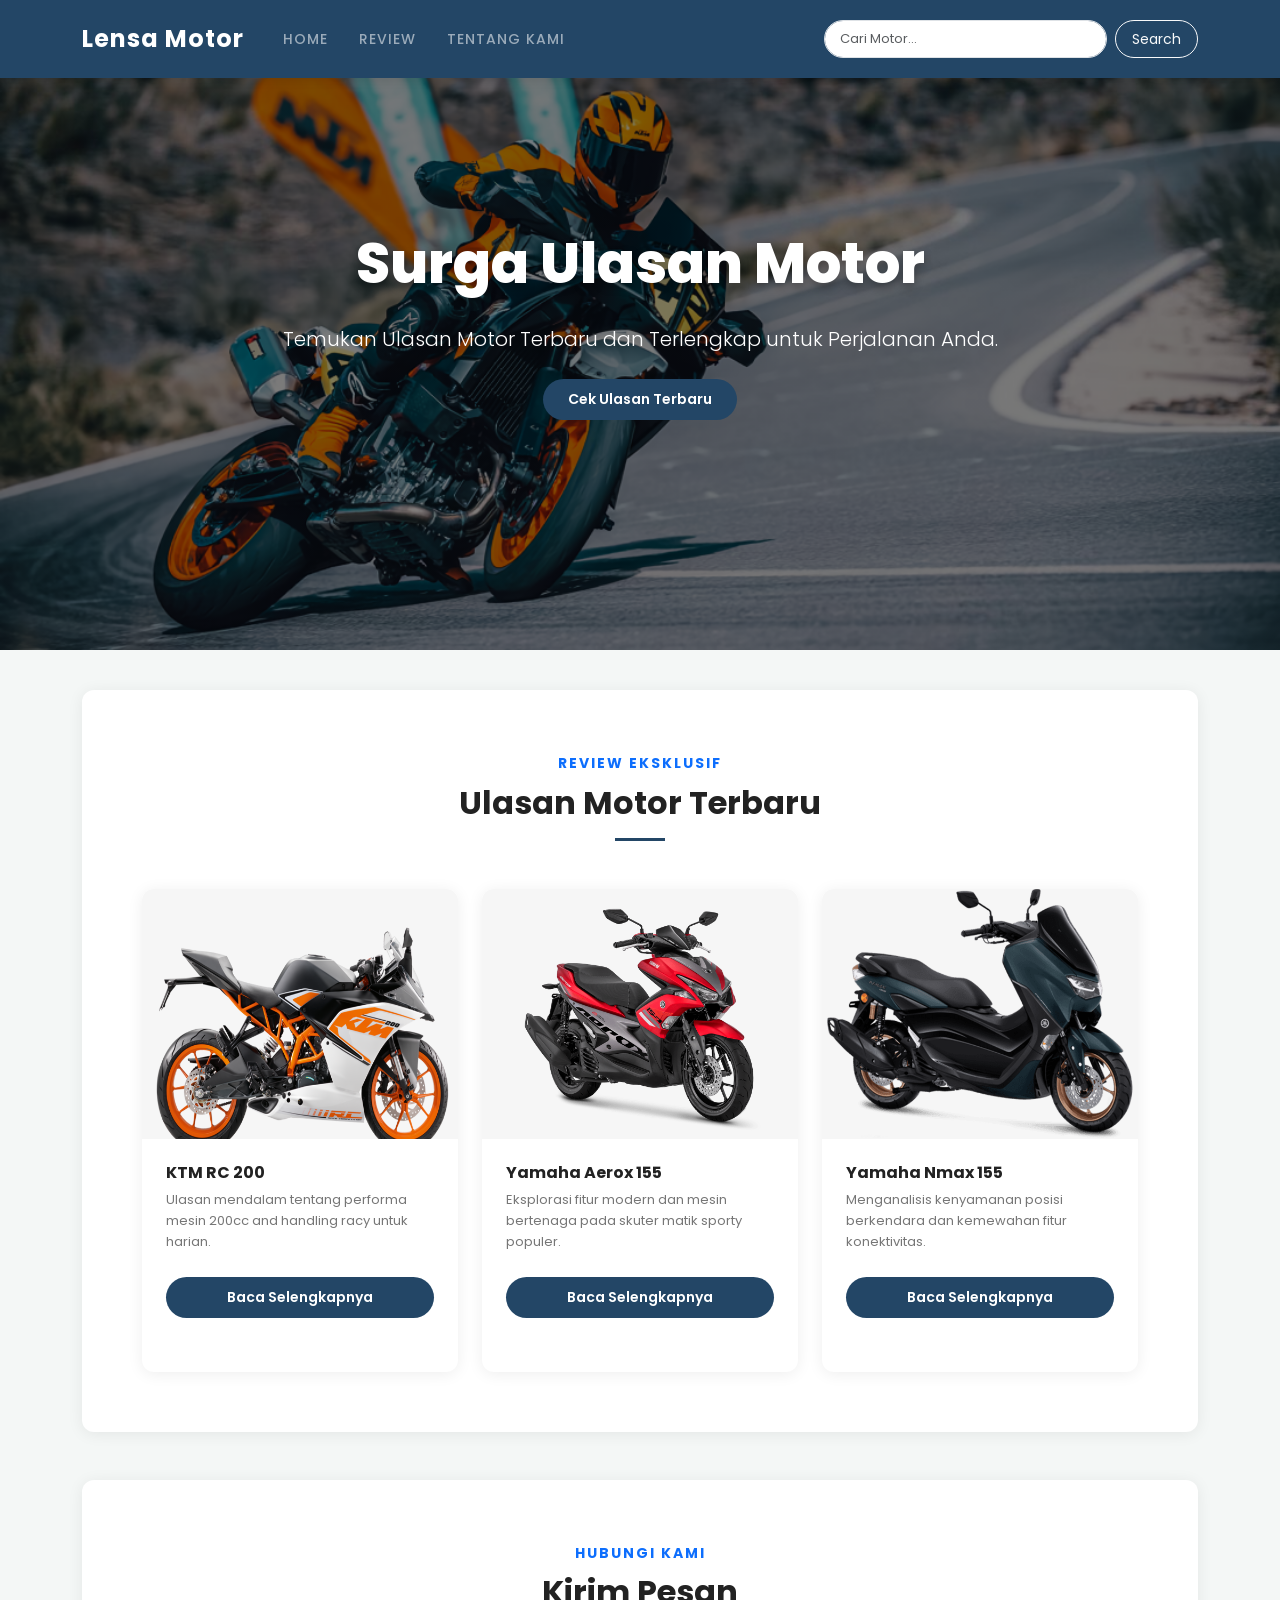
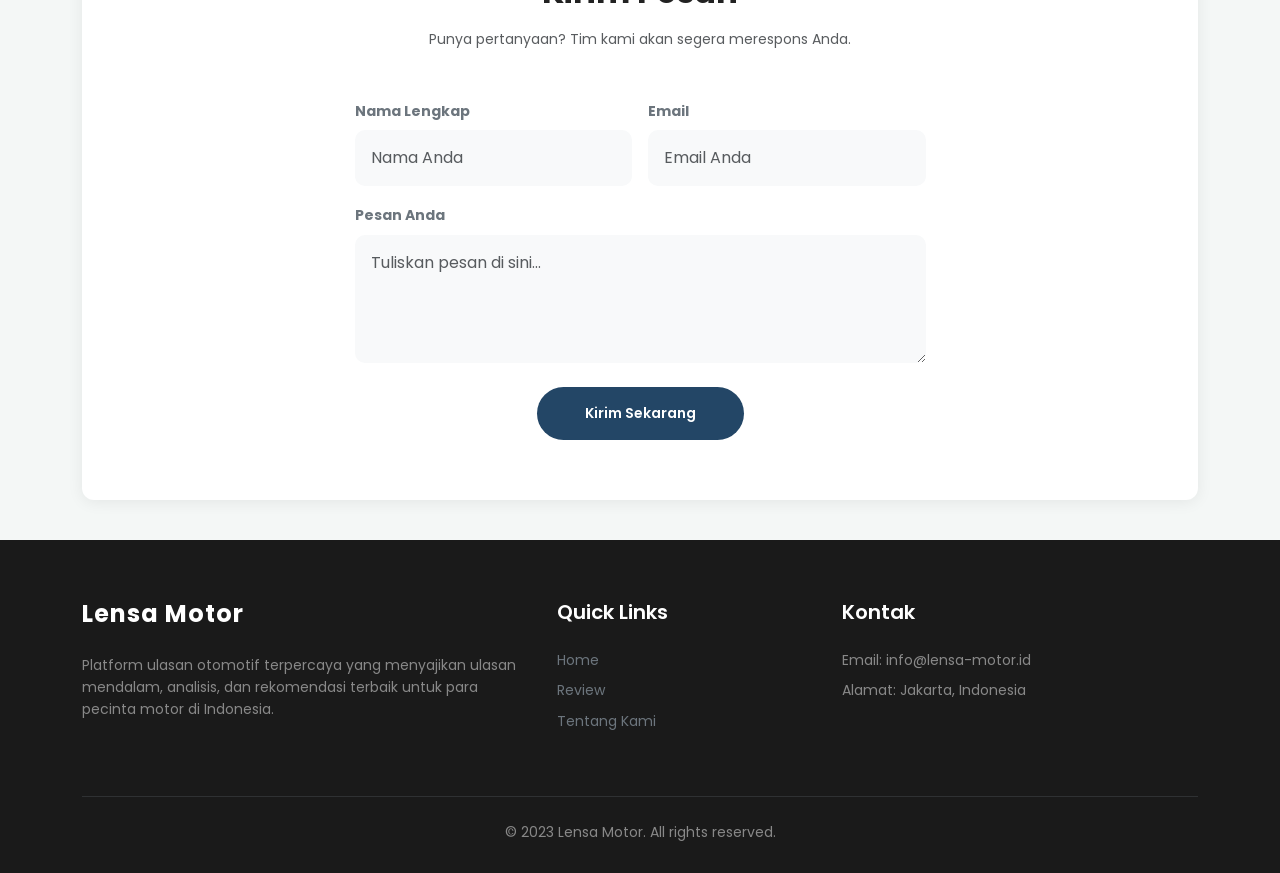
<file: Home.html>
<!DOCTYPE html>
<html lang="en">

<head>
  <meta charset="utf-8">
  <meta name="viewport" content="width=device-width, initial-scale=1">
  <title>Lensa Motor | Surga Ulasan Motor</title>
  <link rel="stylesheet" href="https://cdn.jsdelivr.net/npm/bootstrap@5.3.0/dist/css/bootstrap.min.css">
  <link rel="stylesheet" href="styles.css">
</head>

<body>
  <!-- Navigation -->
  <nav class="navbar navbar-expand-lg navbar-dark fixed-top">
    <div class="container">
      <a class="navbar-brand" href="Home.html">Lensa Motor</a>
      <button class="navbar-toggler" type="button" data-bs-toggle="collapse" data-bs-target="#navbarNav">
        <span class="navbar-toggler-icon"></span>
      </button>     
      
      <div class="collapse navbar-collapse" id="navbarNav">
        <ul class="navbar-nav me-auto mb-2 mb-lg-0">
          <li class="nav-item"><a class="nav-link" href="Home.html">Home</a></li>
          <li class="nav-item"><a class="nav-link" href="Product.html">Review</a></li>
          <li class="nav-item"><a class="nav-link" href="tentang kami.html">Tentang Kami</a></li>
        </ul>
        <div class="d-flex align-items-center">
            <form class="d-flex" id="searchForm">
              <input class="form-control me-2" type="search" placeholder="Cari Motor..." aria-label="Search" style="border-radius: 20px; font-size: 13px; padding: 8px 15px;">
              <button class="btn btn-outline-light btn-sm px-3" type="submit" style="border-radius: 20px;">Search</button>
            </form>
        </div>
      </div>        
    </div>
  </nav>

  <!-- Hero Section -->
  <section id="home" class="hero-section">
    <div class="container">
      <div class="row justify-content-center">
        <div class="col-md-10 hero-content">
          <h1 class="display-4">Surga Ulasan Motor</h1>
          <p class="lead mb-4">Temukan Ulasan Motor Terbaru dan Terlengkap untuk Perjalanan Anda.</p>
          <a href="#reviews" class="btn btn-custom btn-lg">Cek Ulasan Terbaru</a>
        </div>
      </div>
    </div>
  </section>

  <!-- Content Area -->
  <div class="container" style="position: relative; z-index: 100;">
    
    <!-- Reviews Section -->
    <div class="box-container mb-5">
      <section id="reviews">
        <div class="text-center mb-5">
            <span class="text-primary fw-bold text-uppercase small" style="letter-spacing: 2px;">Review Eksklusif</span>
            <h2 class="fw-bold mt-2">Ulasan Motor Terbaru</h2>
            <div class="mx-auto mt-3" style="width: 50px; height: 3px; background: var(--primary-color);"></div>
        </div>

        <div class="row g-4">
          <!-- Motor 1 -->
          <div class="col-md-4">
            <div class="motor-card h-100">
              <div class="img-wrap">
                <img src="asset/motor1.png" alt="KTM RC 200">
              </div>
              <div class="card-content p-4">
                <h5 class="motor-name fw-bold mb-2"><a href="motor1.html">KTM RC 200</a></h5>
                <p class="motor-desc small mb-4">Ulasan mendalam tentang performa mesin 200cc and handling racy untuk harian.</p>
                <a href="motor1.html" class="btn btn-custom btn-sm w-100">Baca Selengkapnya</a>
              </div>
            </div>
          </div>
          <!-- Motor 2 -->
          <div class="col-md-4">
            <div class="motor-card h-100">
              <div class="img-wrap">
                <img src="asset/motor2.png" alt="Yamaha Aerox 155">
              </div>
              <div class="card-content p-4">
                <h5 class="motor-name fw-bold mb-2"><a href="motor2.html">Yamaha Aerox 155</a></h5>
                <p class="motor-desc small mb-4">Eksplorasi fitur modern dan mesin bertenaga pada skuter matik sporty populer.</p>
                <a href="motor2.html" class="btn btn-custom btn-sm w-100">Baca Selengkapnya</a>
              </div>
            </div>
          </div>
          <!-- Motor 3 -->
          <div class="col-md-4">
            <div class="motor-card h-100">
              <div class="img-wrap">
                <img src="asset/motor3.png" alt="Yamaha Nmax 155">
              </div>
              <div class="card-content p-4">
                <h5 class="motor-name fw-bold mb-2"><a href="motor3.html">Yamaha Nmax 155</a></h5>
                <p class="motor-desc small mb-4">Menganalisis kenyamanan posisi berkendara dan kemewahan fitur konektivitas.</p>
                <a href="motor3.html" class="btn btn-custom btn-sm w-100">Baca Selengkapnya</a>
              </div>
            </div>
          </div>
        </div>
      </section>
    </div>

    <!-- Contact Section -->
    <div class="box-container">
      <section id="contact">
        <div class="row justify-content-center">
          <div class="col-md-7">
            <div class="text-center mb-5">
                <span class="text-primary fw-bold text-uppercase small" style="letter-spacing: 2px;">Hubungi Kami</span>
                <h2 class="fw-bold mt-2">Kirim Pesan</h2>
                <p class="text-muted small mt-3">Punya pertanyaan? Tim kami akan segera merespons Anda.</p>
            </div>
            
            <form class="row g-3">
              <div class="col-md-6">
                <label class="form-label small fw-bold text-secondary">Nama Lengkap</label>
                <input type="text" class="form-control bg-light border-0 py-3 px-3" placeholder="Nama Anda" style="border-radius: 10px;">
              </div>
              <div class="col-md-6">
                <label class="form-label small fw-bold text-secondary">Email</label>
                <input type="email" class="form-control bg-light border-0 py-3 px-3" placeholder="Email Anda" style="border-radius: 10px;">
              </div>
              <div class="col-12">
                <label class="form-label small fw-bold text-secondary">Pesan Anda</label>
                <textarea class="form-control bg-light border-0 py-3 px-3" rows="4" placeholder="Tuliskan pesan di sini..." style="border-radius: 10px;"></textarea>
              </div>
              <div class="col-12 text-center mt-4">
                <button type="submit" class="btn btn-custom px-5 py-3">Kirim Sekarang</button>
              </div>
            </form>
          </div>
        </div>
      </section>
    </div>

  </div>

  <!-- Footer -->
  <footer>
    <div class="container">
      <div class="row">
        <div class="col-md-5 mb-4">
          <h5 class="navbar-brand text-white">Lensa Motor</h5>
          <p class="small">Platform ulasan otomotif terpercaya yang menyajikan ulasan mendalam, analisis, dan rekomendasi terbaik untuk para pecinta motor di Indonesia.</p>
        </div>
        <div class="col-md-3 mb-4">
          <h5>Quick Links</h5>
          <ul class="list-unstyled small">
            <li class="mb-2"><a href="Home.html" class="text-secondary text-decoration-none">Home</a></li>
            <li class="mb-2"><a href="Product.html" class="text-secondary text-decoration-none">Review</a></li>
            <li class="mb-2"><a href="tentang kami.html" class="text-secondary text-decoration-none">Tentang Kami</a></li>
          </ul>
        </div>
        <div class="col-md-4 mb-4">
          <h5>Kontak</h5>
          <p class="small mb-2">Email: info@lensa-motor.id</p>
          <p class="small mb-2">Alamat: Jakarta, Indonesia</p>
        </div>
      </div>
      <hr class="border-secondary mt-4 mb-4">
      <p class="text-center small mb-0">&copy; 2023 Lensa Motor. All rights reserved.</p>
    </div>
  </footer>

  <script src="https://cdn.jsdelivr.net/npm/bootstrap@5.3.0/dist/js/bootstrap.bundle.min.js"></script>
</body>

</html>
</file>
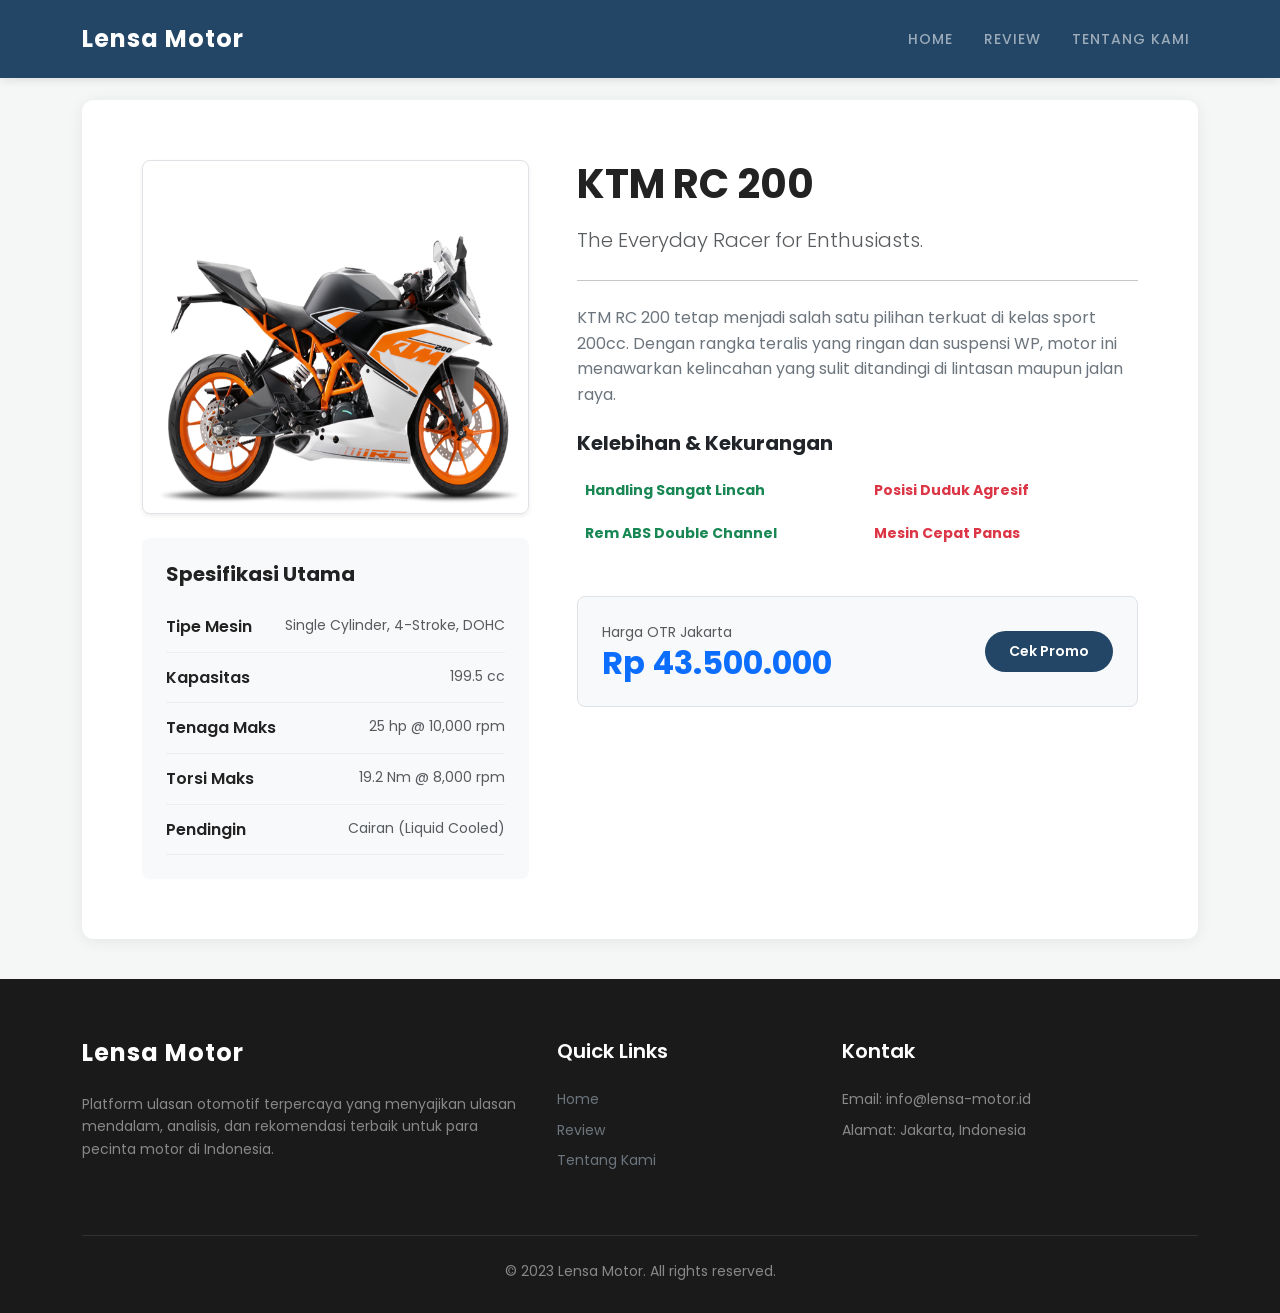
<file: motor1.html>
<!DOCTYPE html>
<html lang="en">
<head>
  <meta charset="UTF-8">
  <meta name="viewport" content="width=device-width, initial-scale=1.0">
  <title>Review KTM RC 200 | Lensa Motor</title>
  <link rel="stylesheet" href="https://cdn.jsdelivr.net/npm/bootstrap@5.3.0/dist/css/bootstrap.min.css">
  <link rel="stylesheet" href="styles.css">
</head>
<body>
  <nav class="navbar navbar-expand-lg navbar-dark fixed-top">
    <div class="container">
      <a class="navbar-brand" href="Home.html">Lensa Motor</a>
      <button class="navbar-toggler" type="button" data-bs-toggle="collapse" data-bs-target="#navbarNav"><span class="navbar-toggler-icon"></span></button>
      <div class="collapse navbar-collapse" id="navbarNav">
        <ul class="navbar-nav ms-auto align-items-center">
          <li class="nav-item"><a class="nav-link" href="Home.html">Home</a></li>
          <li class="nav-item"><a class="nav-link" href="Product.html">Review</a></li>
          <li class="nav-item"><a class="nav-link" href="tentang kami.html">Tentang Kami</a></li>
        </ul>
      </div>
    </div>
  </nav>

  <div class="container" style="margin-top: 100px;">
    <div class="box-container">
      <div class="row g-5">
        <div class="col-lg-5">
            <div class="p-2 border rounded-3 shadow-sm mb-4">
                <img src="asset/motor1.png" alt="KTM RC 200" class="img-fluid rounded">
            </div>
            <div class="bg-light p-4 rounded-3">
                <h5 class="fw-bold mb-3">Spesifikasi Utama</h5>
                <ul class="spec-list mb-0">
                    <li><span class="spec-label">Tipe Mesin</span> <span class="small text-muted">Single Cylinder, 4-Stroke, DOHC</span></li>
                    <li><span class="spec-label">Kapasitas</span> <span class="small text-muted">199.5 cc</span></li>
                    <li><span class="spec-label">Tenaga Maks</span> <span class="small text-muted">25 hp @ 10,000 rpm</span></li>
                    <li><span class="spec-label">Torsi Maks</span> <span class="small text-muted">19.2 Nm @ 8,000 rpm</span></li>
                    <li><span class="spec-label">Pendingin</span> <span class="small text-muted">Cairan (Liquid Cooled)</span></li>
                </ul>
            </div>
        </div>
        <div class="col-lg-7">
            <h1 class="fw-bold mb-3">KTM RC 200</h1>
            <p class="text-muted lead">The Everyday Racer for Enthusiasts.</p>
            <hr class="my-4">
            <div class="review-content text-secondary">
                <p>KTM RC 200 tetap menjadi salah satu pilihan terkuat di kelas sport 200cc. Dengan rangka teralis yang ringan dan suspensi WP, motor ini menawarkan kelincahan yang sulit ditandingi di lintasan maupun jalan raya.</p>
                <h5 class="text-dark fw-bold mt-4">Kelebihan & Kekurangan</h5>
                <div class="row g-3 mt-2">
                    <div class="col-6"><p class="small text-success fw-bold mb-1"><i class="fas fa-check me-2"></i>Handling Sangat Lincah</p></div>
                    <div class="col-6"><p class="small text-danger fw-bold mb-1"><i class="fas fa-times me-2"></i>Posisi Duduk Agresif</p></div>
                    <div class="col-6"><p class="small text-success fw-bold mb-1"><i class="fas fa-check me-2"></i>Rem ABS Double Channel</p></div>
                    <div class="col-6"><p class="small text-danger fw-bold mb-1"><i class="fas fa-times me-2"></i>Mesin Cepat Panas</p></div>
                </div>
                <div class="mt-5 p-4 border rounded-3 bg-light d-flex justify-content-between align-items-center">
                    <div><p class="small text-muted mb-0">Harga OTR Jakarta</p><h2 class="fw-bold text-primary mb-0">Rp 43.500.000</h2></div>
                    <a href="#" class="btn btn-custom px-4">Cek Promo</a>
                </div>
            </div>
        </div>
      </div>
    </div>
  </div>

  <footer>
    <div class="container">
      <div class="row">
        <div class="col-md-5 mb-4">
          <h5 class="navbar-brand text-white">Lensa Motor</h5>
          <p class="small">Platform ulasan otomotif terpercaya yang menyajikan ulasan mendalam, analisis, dan rekomendasi terbaik untuk para pecinta motor di Indonesia.</p>
        </div>
        <div class="col-md-3 mb-4">
          <h5>Quick Links</h5>
          <ul class="list-unstyled small">
            <li class="mb-2"><a href="Home.html" class="text-secondary text-decoration-none">Home</a></li>
            <li class="mb-2"><a href="Product.html" class="text-secondary text-decoration-none">Review</a></li>
            <li class="mb-2"><a href="tentang kami.html" class="text-secondary text-decoration-none">Tentang Kami</a></li>
          </ul>
        </div>
        <div class="col-md-4 mb-4">
          <h5>Kontak</h5>
          <p class="small mb-2">Email: info@lensa-motor.id</p>
          <p class="small mb-2">Alamat: Jakarta, Indonesia</p>
        </div>
      </div>
      <hr class="border-secondary mt-4 mb-4">
      <p class="text-center small mb-0">&copy; 2023 Lensa Motor. All rights reserved.</p>
    </div>
  </footer>
  <script src="https://cdn.jsdelivr.net/npm/bootstrap@5.3.0/dist/js/bootstrap.bundle.min.js"></script>
</body>
</html>
</file>
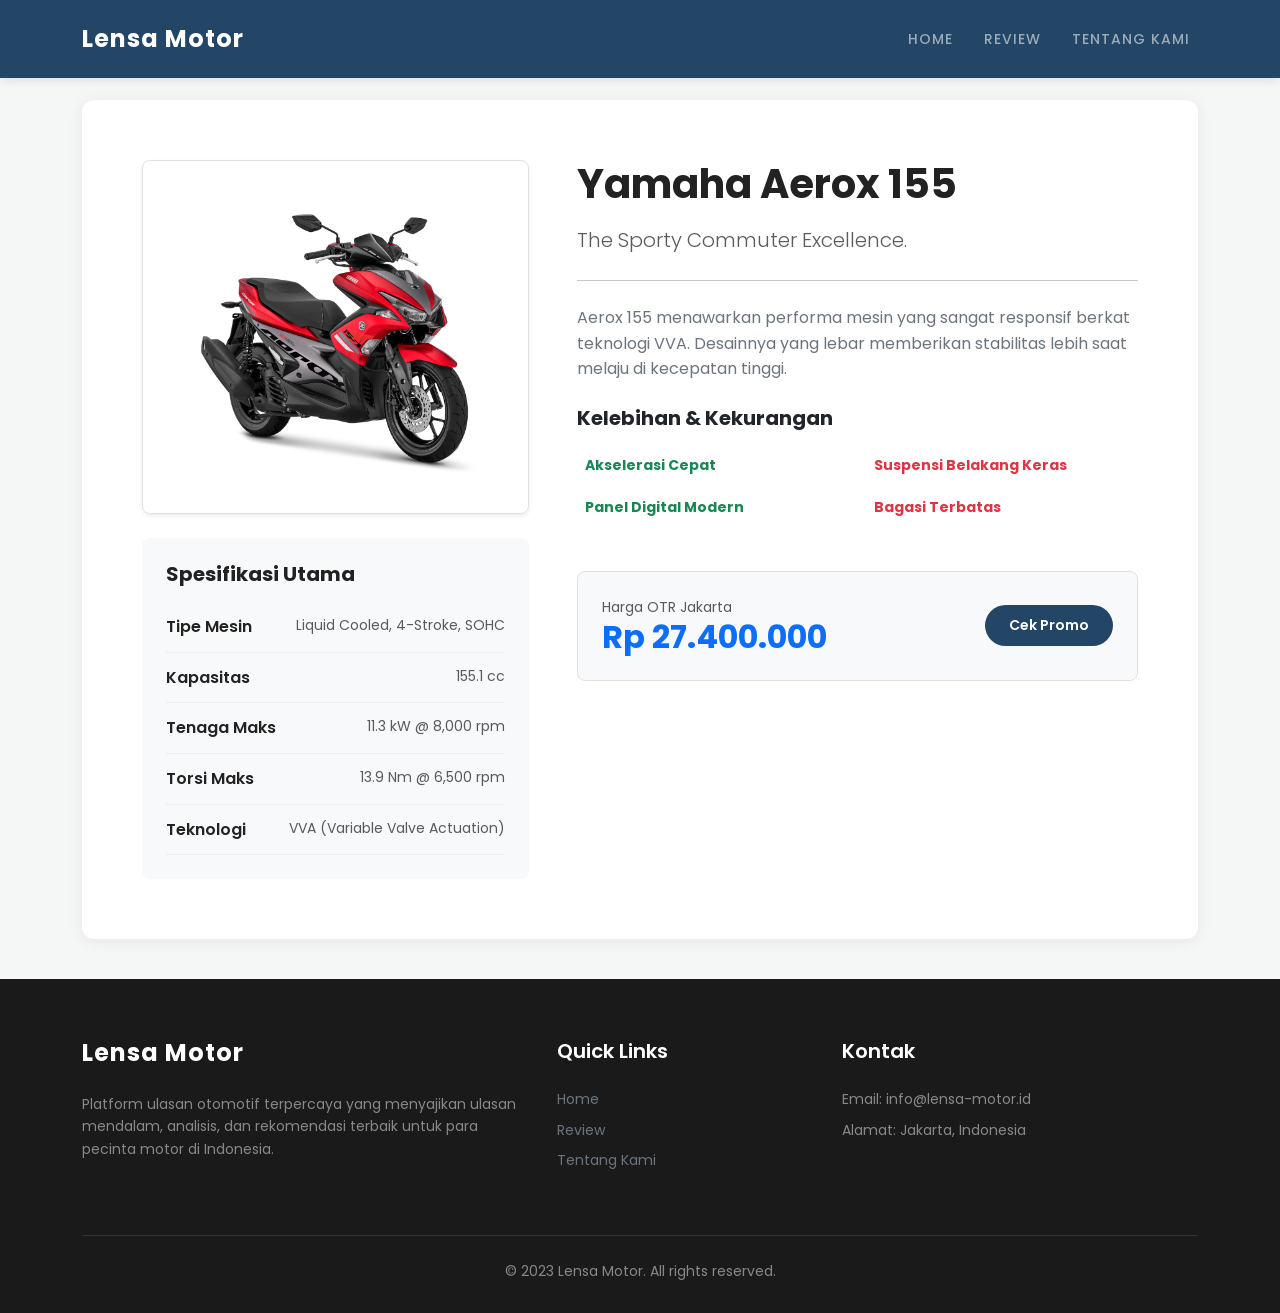
<file: motor2.html>
<!DOCTYPE html>
<html lang="en">
<head>
  <meta charset="UTF-8">
  <meta name="viewport" content="width=device-width, initial-scale=1.0">
  <title>Review Yamaha Aerox 155 | Lensa Motor</title>
  <link rel="stylesheet" href="https://cdn.jsdelivr.net/npm/bootstrap@5.3.0/dist/css/bootstrap.min.css">
  <link rel="stylesheet" href="styles.css">
</head>
<body>
  <nav class="navbar navbar-expand-lg navbar-dark fixed-top">
    <div class="container">
      <a class="navbar-brand" href="Home.html">Lensa Motor</a>
      <button class="navbar-toggler" type="button" data-bs-toggle="collapse" data-bs-target="#navbarNav"><span class="navbar-toggler-icon"></span></button>
      <div class="collapse navbar-collapse" id="navbarNav">
        <ul class="navbar-nav ms-auto align-items-center">
          <li class="nav-item"><a class="nav-link" href="Home.html">Home</a></li>
          <li class="nav-item"><a class="nav-link" href="Product.html">Review</a></li>
          <li class="nav-item"><a class="nav-link" href="tentang kami.html">Tentang Kami</a></li>
        </ul>
      </div>
    </div>
  </nav>

  <div class="container" style="margin-top: 100px;">
    <div class="box-container">
      <div class="row g-5">
        <div class="col-lg-5">
            <div class="p-2 border rounded-3 shadow-sm mb-4">
                <img src="asset/motor2.png" alt="Yamaha Aerox 155" class="img-fluid rounded">
            </div>
            <div class="bg-light p-4 rounded-3">
                <h5 class="fw-bold mb-3">Spesifikasi Utama</h5>
                <ul class="spec-list mb-0">
                    <li><span class="spec-label">Tipe Mesin</span> <span class="small text-muted">Liquid Cooled, 4-Stroke, SOHC</span></li>
                    <li><span class="spec-label">Kapasitas</span> <span class="small text-muted">155.1 cc</span></li>
                    <li><span class="spec-label">Tenaga Maks</span> <span class="small text-muted">11.3 kW @ 8,000 rpm</span></li>
                    <li><span class="spec-label">Torsi Maks</span> <span class="small text-muted">13.9 Nm @ 6,500 rpm</span></li>
                    <li><span class="spec-label">Teknologi</span> <span class="small text-muted">VVA (Variable Valve Actuation)</span></li>
                </ul>
            </div>
        </div>
        <div class="col-lg-7">
            <h1 class="fw-bold mb-3">Yamaha Aerox 155</h1>
            <p class="text-muted lead">The Sporty Commuter Excellence.</p>
            <hr class="my-4">
            <div class="review-content text-secondary">
                <p>Aerox 155 menawarkan performa mesin yang sangat responsif berkat teknologi VVA. Desainnya yang lebar memberikan stabilitas lebih saat melaju di kecepatan tinggi.</p>
                <h5 class="text-dark fw-bold mt-4">Kelebihan & Kekurangan</h5>
                <div class="row g-3 mt-2">
                    <div class="col-6"><p class="small text-success fw-bold mb-1"><i class="fas fa-check me-2"></i>Akselerasi Cepat</p></div>
                    <div class="col-6"><p class="small text-danger fw-bold mb-1"><i class="fas fa-times me-2"></i>Suspensi Belakang Keras</p></div>
                    <div class="col-6"><p class="small text-success fw-bold mb-1"><i class="fas fa-check me-2"></i>Panel Digital Modern</p></div>
                    <div class="col-6"><p class="small text-danger fw-bold mb-1"><i class="fas fa-times me-2"></i>Bagasi Terbatas</p></div>
                </div>
                <div class="mt-5 p-4 border rounded-3 bg-light d-flex justify-content-between align-items-center">
                    <div><p class="small text-muted mb-0">Harga OTR Jakarta</p><h2 class="fw-bold text-primary mb-0">Rp 27.400.000</h2></div>
                    <a href="#" class="btn btn-custom px-4">Cek Promo</a>
                </div>
            </div>
        </div>
      </div>
    </div>
  </div>

  <footer>
    <div class="container">
      <div class="row">
        <div class="col-md-5 mb-4">
          <h5 class="navbar-brand text-white">Lensa Motor</h5>
          <p class="small">Platform ulasan otomotif terpercaya yang menyajikan ulasan mendalam, analisis, dan rekomendasi terbaik untuk para pecinta motor di Indonesia.</p>
        </div>
        <div class="col-md-3 mb-4">
          <h5>Quick Links</h5>
          <ul class="list-unstyled small">
            <li class="mb-2"><a href="Home.html" class="text-secondary text-decoration-none">Home</a></li>
            <li class="mb-2"><a href="Product.html" class="text-secondary text-decoration-none">Review</a></li>
            <li class="mb-2"><a href="tentang kami.html" class="text-secondary text-decoration-none">Tentang Kami</a></li>
          </ul>
        </div>
        <div class="col-md-4 mb-4">
          <h5>Kontak</h5>
          <p class="small mb-2">Email: info@lensa-motor.id</p>
          <p class="small mb-2">Alamat: Jakarta, Indonesia</p>
        </div>
      </div>
      <hr class="border-secondary mt-4 mb-4">
      <p class="text-center small mb-0">&copy; 2023 Lensa Motor. All rights reserved.</p>
    </div>
  </footer>
  <script src="https://cdn.jsdelivr.net/npm/bootstrap@5.3.0/dist/js/bootstrap.bundle.min.js"></script>
</body>
</html>
</file>
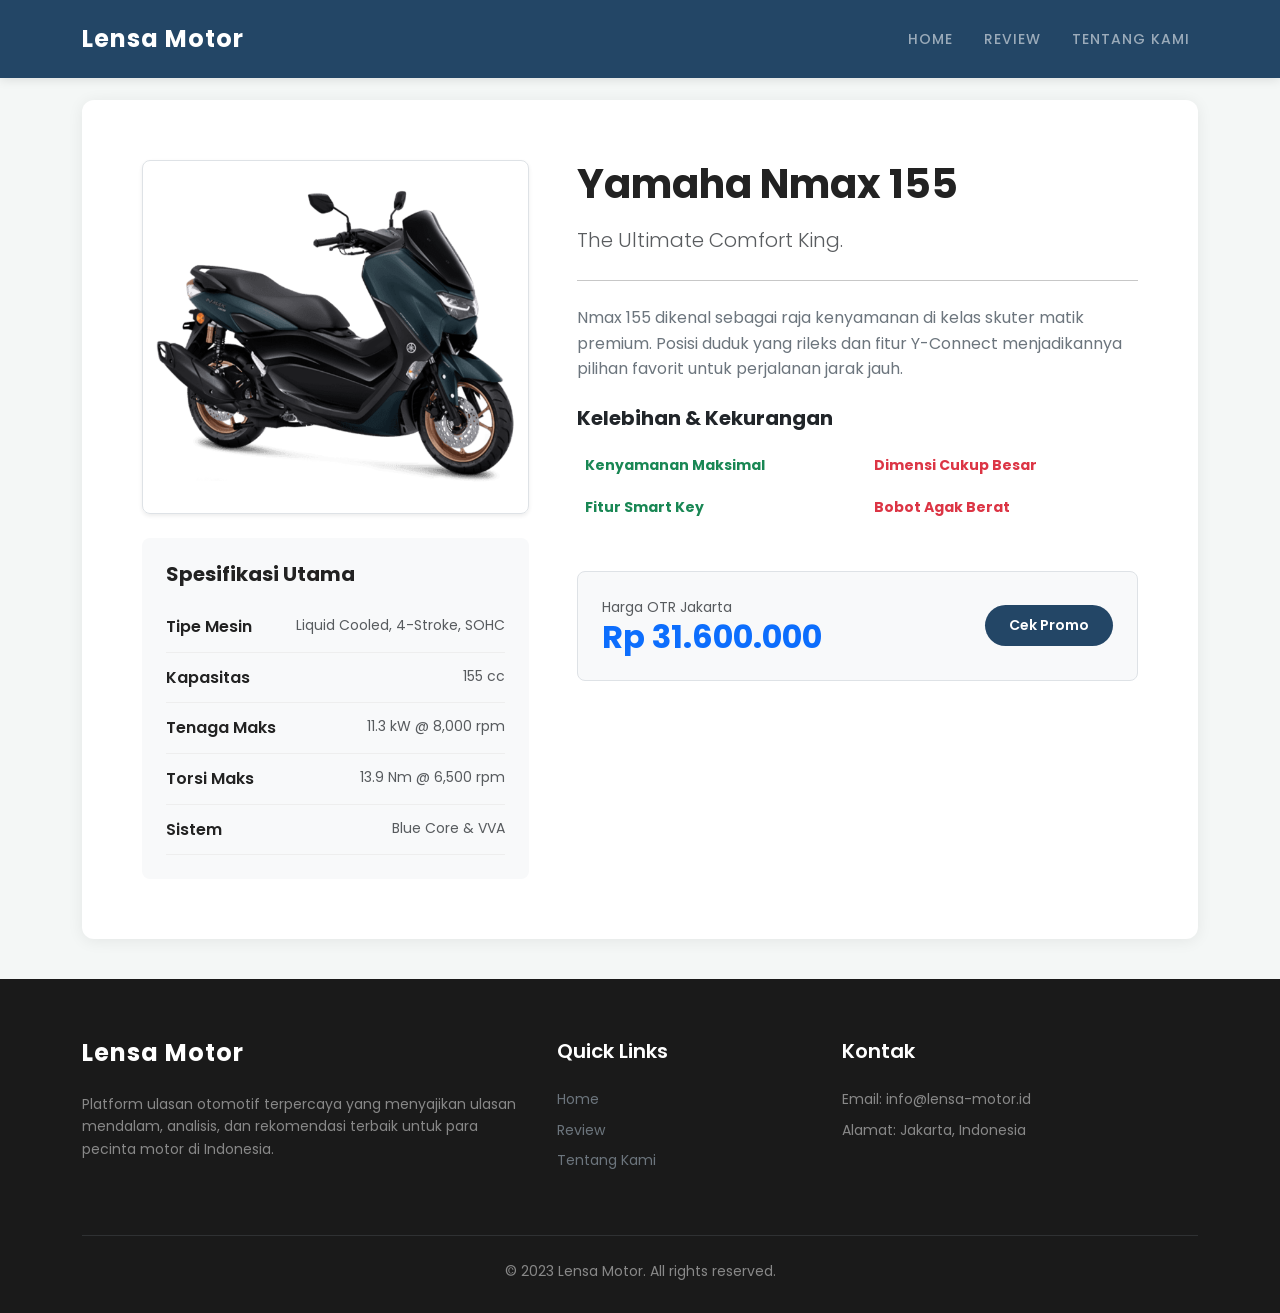
<file: motor3.html>
<!DOCTYPE html>
<html lang="en">
<head>
  <meta charset="UTF-8">
  <meta name="viewport" content="width=device-width, initial-scale=1.0">
  <title>Review Yamaha Nmax 155 | Lensa Motor</title>
  <link rel="stylesheet" href="https://cdn.jsdelivr.net/npm/bootstrap@5.3.0/dist/css/bootstrap.min.css">
  <link rel="stylesheet" href="styles.css">
</head>
<body>
  <nav class="navbar navbar-expand-lg navbar-dark fixed-top">
    <div class="container">
      <a class="navbar-brand" href="Home.html">Lensa Motor</a>
      <button class="navbar-toggler" type="button" data-bs-toggle="collapse" data-bs-target="#navbarNav"><span class="navbar-toggler-icon"></span></button>
      <div class="collapse navbar-collapse" id="navbarNav">
        <ul class="navbar-nav ms-auto align-items-center">
          <li class="nav-item"><a class="nav-link" href="Home.html">Home</a></li>
          <li class="nav-item"><a class="nav-link" href="Product.html">Review</a></li>
          <li class="nav-item"><a class="nav-link" href="tentang kami.html">Tentang Kami</a></li>
        </ul>
      </div>
    </div>
  </nav>

  <div class="container" style="margin-top: 100px;">
    <div class="box-container">
      <div class="row g-5">
        <div class="col-lg-5">
            <div class="p-2 border rounded-3 shadow-sm mb-4">
                <img src="asset/motor3.png" alt="Yamaha Nmax 155" class="img-fluid rounded">
            </div>
            <div class="bg-light p-4 rounded-3">
                <h5 class="fw-bold mb-3">Spesifikasi Utama</h5>
                <ul class="spec-list mb-0">
                    <li><span class="spec-label">Tipe Mesin</span> <span class="small text-muted">Liquid Cooled, 4-Stroke, SOHC</span></li>
                    <li><span class="spec-label">Kapasitas</span> <span class="small text-muted">155 cc</span></li>
                    <li><span class="spec-label">Tenaga Maks</span> <span class="small text-muted">11.3 kW @ 8,000 rpm</span></li>
                    <li><span class="spec-label">Torsi Maks</span> <span class="small text-muted">13.9 Nm @ 6,500 rpm</span></li>
                    <li><span class="spec-label">Sistem</span> <span class="small text-muted">Blue Core & VVA</span></li>
                </ul>
            </div>
        </div>
        <div class="col-lg-7">
            <h1 class="fw-bold mb-3">Yamaha Nmax 155</h1>
            <p class="text-muted lead">The Ultimate Comfort King.</p>
            <hr class="my-4">
            <div class="review-content text-secondary">
                <p>Nmax 155 dikenal sebagai raja kenyamanan di kelas skuter matik premium. Posisi duduk yang rileks dan fitur Y-Connect menjadikannya pilihan favorit untuk perjalanan jarak jauh.</p>
                <h5 class="text-dark fw-bold mt-4">Kelebihan & Kekurangan</h5>
                <div class="row g-3 mt-2">
                    <div class="col-6"><p class="small text-success fw-bold mb-1"><i class="fas fa-check me-2"></i>Kenyamanan Maksimal</p></div>
                    <div class="col-6"><p class="small text-danger fw-bold mb-1"><i class="fas fa-times me-2"></i>Dimensi Cukup Besar</p></div>
                    <div class="col-6"><p class="small text-success fw-bold mb-1"><i class="fas fa-check me-2"></i>Fitur Smart Key</p></div>
                    <div class="col-6"><p class="small text-danger fw-bold mb-1"><i class="fas fa-times me-2"></i>Bobot Agak Berat</p></div>
                </div>
                <div class="mt-5 p-4 border rounded-3 bg-light d-flex justify-content-between align-items-center">
                    <div><p class="small text-muted mb-0">Harga OTR Jakarta</p><h2 class="fw-bold text-primary mb-0">Rp 31.600.000</h2></div>
                    <a href="#" class="btn btn-custom px-4">Cek Promo</a>
                </div>
            </div>
        </div>
      </div>
    </div>
  </div>

  <footer>
    <div class="container">
      <div class="row">
        <div class="col-md-5 mb-4">
          <h5 class="navbar-brand text-white">Lensa Motor</h5>
          <p class="small">Platform ulasan otomotif terpercaya yang menyajikan ulasan mendalam, analisis, dan rekomendasi terbaik untuk para pecinta motor di Indonesia.</p>
        </div>
        <div class="col-md-3 mb-4">
          <h5>Quick Links</h5>
          <ul class="list-unstyled small">
            <li class="mb-2"><a href="Home.html" class="text-secondary text-decoration-none">Home</a></li>
            <li class="mb-2"><a href="Product.html" class="text-secondary text-decoration-none">Review</a></li>
            <li class="mb-2"><a href="tentang kami.html" class="text-secondary text-decoration-none">Tentang Kami</a></li>
          </ul>
        </div>
        <div class="col-md-4 mb-4">
          <h5>Kontak</h5>
          <p class="small mb-2">Email: info@lensa-motor.id</p>
          <p class="small mb-2">Alamat: Jakarta, Indonesia</p>
        </div>
      </div>
      <hr class="border-secondary mt-4 mb-4">
      <p class="text-center small mb-0">&copy; 2023 Lensa Motor. All rights reserved.</p>
    </div>
  </footer>
  <script src="https://cdn.jsdelivr.net/npm/bootstrap@5.3.0/dist/js/bootstrap.bundle.min.js"></script>
</body>
</html>
</file>
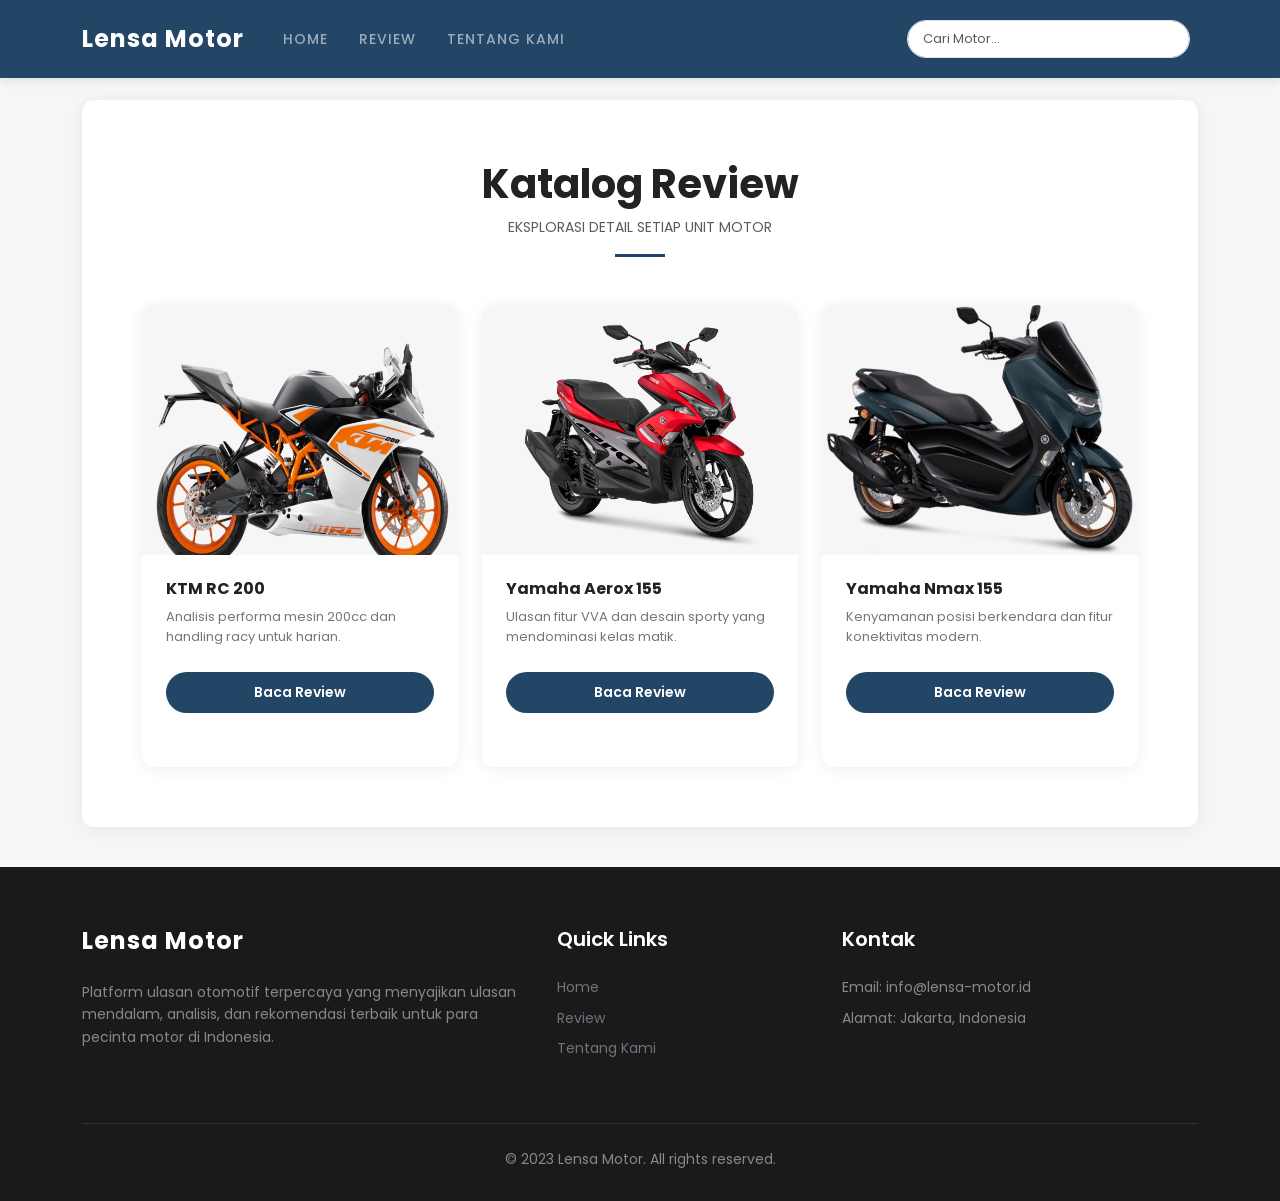
<file: Product.html>
<!DOCTYPE html>
<html lang="en">

<head>
  <meta charset="utf-8">
  <meta name="viewport" content="width=device-width, initial-scale=1">
  <title>Katalog Review | Lensa Motor</title>
  <link rel="stylesheet" href="https://cdn.jsdelivr.net/npm/bootstrap@5.3.0/dist/css/bootstrap.min.css">
  <link rel="stylesheet" href="styles.css">
</head>

<body>
  <!-- Navigation -->
  <nav class="navbar navbar-expand-lg navbar-dark fixed-top">
    <div class="container">
      <a class="navbar-brand" href="Home.html">Lensa Motor</a>
      <button class="navbar-toggler" type="button" data-bs-toggle="collapse" data-bs-target="#navbarNav">
        <span class="navbar-toggler-icon"></span>
      </button>     
      <div class="collapse navbar-collapse" id="navbarNav">
        <ul class="navbar-nav me-auto mb-2 mb-lg-0">
          <li class="nav-item"><a class="nav-link" href="Home.html">Home</a></li>
          <li class="nav-item"><a class="nav-link" href="Product.html">Review</a></li>
          <li class="nav-item"><a class="nav-link" href="tentang kami.html">Tentang Kami</a></li>
        </ul>
        <div class="d-flex align-items-center">
            <form class="d-flex" id="searchForm">
              <input class="form-control me-2" type="search" placeholder="Cari Motor..." aria-label="Search" style="border-radius: 20px; font-size: 13px; padding: 8px 15px;">
            </form>
        </div>
      </div>        
    </div>
  </nav>

  <div class="container" style="margin-top: 100px;">
    <div class="box-container">
      <section id="reviews">
        <div class="text-center mb-5">
            <h1 class="fw-bold">Katalog Review</h1>
            <p class="text-muted text-uppercase small ls-2">Eksplorasi Detail Setiap Unit Motor</p>
            <div class="mx-auto mt-3" style="width: 50px; height: 3px; background: var(--primary-color);"></div>
        </div>
        
        <div class="row g-4">
          <!-- Item 1 -->
          <div class="col-md-4">
            <div class="motor-card h-100">
              <div class="img-wrap">
                <img src="asset/motor1.png" alt="KTM RC 200">
              </div>
              <div class="card-content p-4">
                <h5 class="motor-name fw-bold mb-2"><a href="motor1.html">KTM RC 200</a></h5>
                <p class="motor-desc small mb-4">Analisis performa mesin 200cc dan handling racy untuk harian.</p>
                <a href="motor1.html" class="btn btn-custom btn-sm w-100">Baca Review</a>
              </div>
            </div>
          </div>
          <!-- Item 2 -->
          <div class="col-md-4">
            <div class="motor-card h-100">
              <div class="img-wrap">
                <img src="asset/motor2.png" alt="Yamaha Aerox 155">
              </div>
              <div class="card-content p-4">
                <h5 class="motor-name fw-bold mb-2"><a href="motor2.html">Yamaha Aerox 155</a></h5>
                <p class="motor-desc small mb-4">Ulasan fitur VVA dan desain sporty yang mendominasi kelas matik.</p>
                <a href="motor2.html" class="btn btn-custom btn-sm w-100">Baca Review</a>
              </div>
            </div>
          </div>
          <!-- Item 3 -->
          <div class="col-md-4">
            <div class="motor-card h-100">
              <div class="img-wrap">
                <img src="asset/motor3.png" alt="Yamaha Nmax 155">
              </div>
              <div class="card-content p-4">
                <h5 class="motor-name fw-bold mb-2"><a href="motor3.html">Yamaha Nmax 155</a></h5>
                <p class="motor-desc small mb-4">Kenyamanan posisi berkendara dan fitur konektivitas modern.</p>
                <a href="motor3.html" class="btn btn-custom btn-sm w-100">Baca Review</a>
              </div>
            </div>
          </div>
        </div>
      </section>
    </div>
  </div>

  <!-- Footer -->
  <footer>
    <div class="container">
      <div class="row">
        <div class="col-md-5 mb-4">
          <h5 class="navbar-brand text-white">Lensa Motor</h5>
          <p class="small">Platform ulasan otomotif terpercaya yang menyajikan ulasan mendalam, analisis, dan rekomendasi terbaik untuk para pecinta motor di Indonesia.</p>
        </div>
        <div class="col-md-3 mb-4">
          <h5>Quick Links</h5>
          <ul class="list-unstyled small">
            <li class="mb-2"><a href="Home.html" class="text-secondary text-decoration-none">Home</a></li>
            <li class="mb-2"><a href="Product.html" class="text-secondary text-decoration-none">Review</a></li>
            <li class="mb-2"><a href="tentang kami.html" class="text-secondary text-decoration-none">Tentang Kami</a></li>
          </ul>
        </div>
        <div class="col-md-4 mb-4">
          <h5>Kontak</h5>
          <p class="small mb-2">Email: info@lensa-motor.id</p>
          <p class="small mb-2">Alamat: Jakarta, Indonesia</p>
        </div>
      </div>
      <hr class="border-secondary mt-4 mb-4">
      <p class="text-center small mb-0">&copy; 2023 Lensa Motor. All rights reserved.</p>
    </div>
  </footer>

  <script src="https://cdn.jsdelivr.net/npm/bootstrap@5.3.0/dist/js/bootstrap.bundle.min.js"></script>
</body>

</html>
</file>
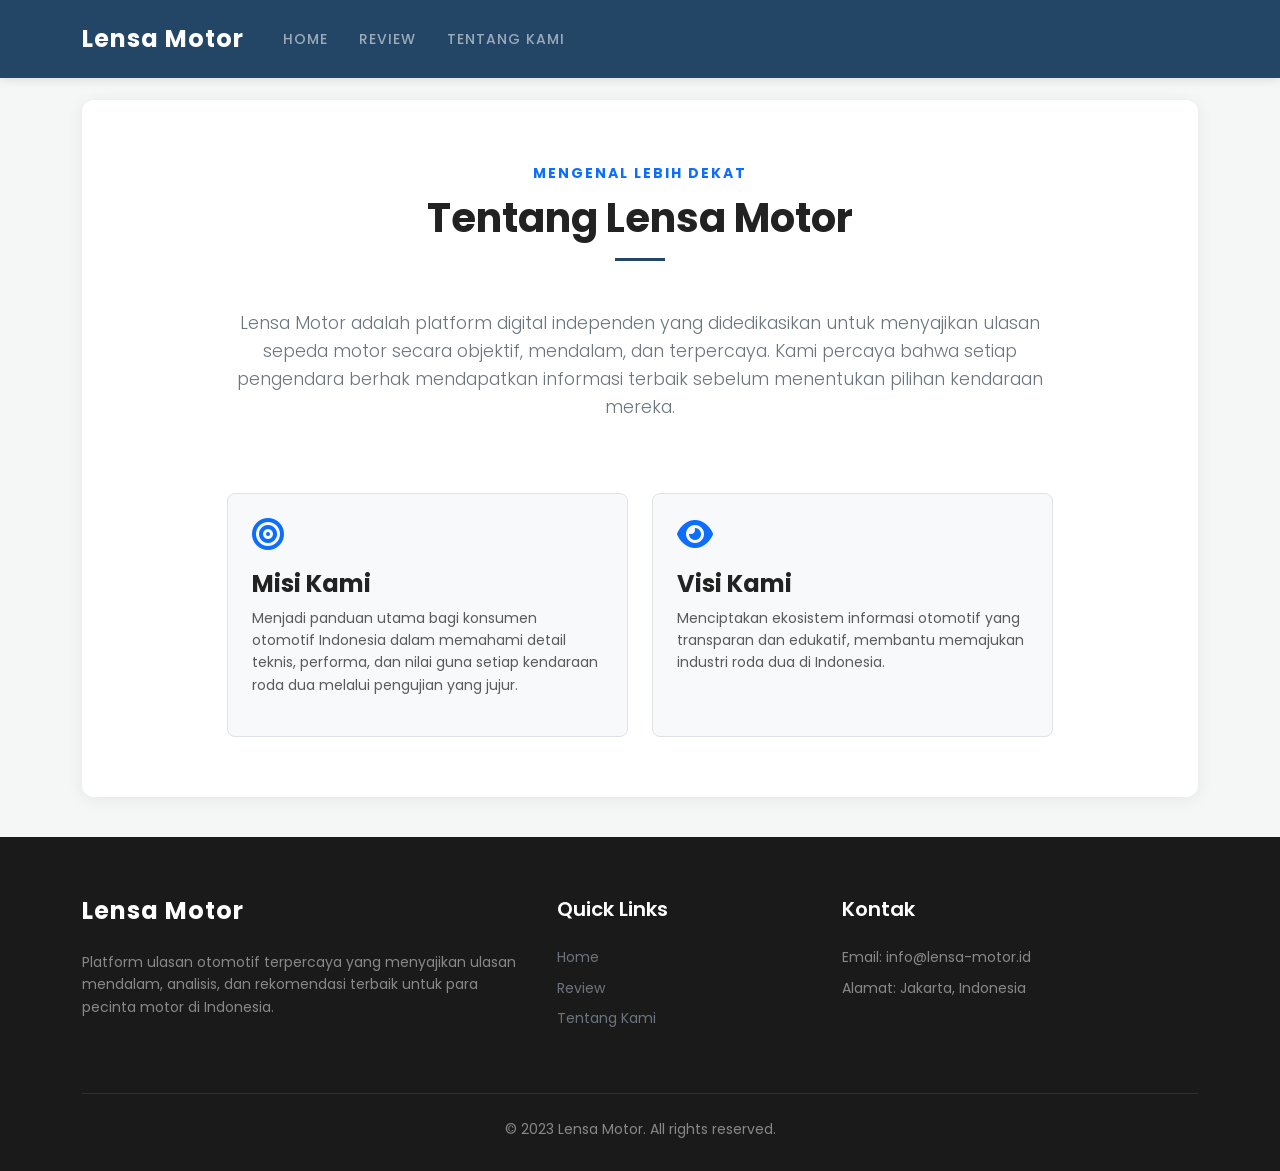
<file: tentang kami.html>
<!doctype html>
<html lang="en">
<head>
  <meta charset="utf-8">
  <meta name="viewport" content="width=device-width, initial-scale=1">
  <title>Tentang Kami | Lensa Motor</title>
  <link rel="stylesheet" href="https://cdn.jsdelivr.net/npm/bootstrap@5.3.0/dist/css/bootstrap.min.css">
  <link rel="stylesheet" href="https://cdnjs.cloudflare.com/ajax/libs/font-awesome/6.3.0/css/all.min.css">
  <link rel="stylesheet" href="styles.css">
</head>
<body>
  <!-- Navigation -->
  <nav class="navbar navbar-expand-lg navbar-dark fixed-top">
    <div class="container">
      <a class="navbar-brand" href="Home.html">Lensa Motor</a>
      <button class="navbar-toggler" type="button" data-bs-toggle="collapse" data-bs-target="#navbarNav"><span class="navbar-toggler-icon"></span></button>
      <div class="collapse navbar-collapse" id="navbarNav">
        <ul class="navbar-nav me-auto mb-2 mb-lg-0">
          <li class="nav-item"><a class="nav-link" href="Home.html">Home</a></li>
          <li class="nav-item"><a class="nav-link" href="Product.html">Review</a></li>
          <li class="nav-item"><a class="nav-link" href="tentang kami.html">Tentang Kami</a></li>
        </ul>
      </div>
    </div>
  </nav>

  <main class="container" style="margin-top: 100px;">
    <div class="box-container">
      
      <!-- Header Section -->
      <div class="text-center mb-5">
        <span class="text-primary fw-bold text-uppercase small" style="letter-spacing: 2px;">Mengenal Lebih Dekat</span>
        <h1 class="fw-bold mt-2">Tentang Lensa Motor</h1>
        <div class="mx-auto mt-3" style="width: 50px; height: 3px; background: var(--primary-color);"></div>
      </div>

      <div class="row justify-content-center">
        <div class="col-md-10">
          <div class="content text-secondary text-center lead mb-5" style="font-size: 1.1rem;">
            Lensa Motor adalah platform digital independen yang didedikasikan untuk menyajikan ulasan sepeda motor secara objektif, mendalam, dan terpercaya. Kami percaya bahwa setiap pengendara berhak mendapatkan informasi terbaik sebelum menentukan pilihan kendaraan mereka.
          </div>

          <div class="row g-4 mt-4">
            <div class="col-md-6">
              <div class="p-4 border rounded-3 h-100 bg-light">
                <div class="text-primary mb-3"><i class="fas fa-bullseye fa-2x"></i></div>
                <h4 class="fw-bold">Misi Kami</h4>
                <p class="small text-muted">Menjadi panduan utama bagi konsumen otomotif Indonesia dalam memahami detail teknis, performa, dan nilai guna setiap kendaraan roda dua melalui pengujian yang jujur.</p>
              </div>
            </div>
            <div class="col-md-6">
              <div class="p-4 border rounded-3 h-100 bg-light">
                <div class="text-primary mb-3"><i class="fas fa-eye fa-2x"></i></div>
                <h4 class="fw-bold">Visi Kami</h4>
                <p class="small text-muted">Menciptakan ekosistem informasi otomotif yang transparan dan edukatif, membantu memajukan industri roda dua di Indonesia.</p>
              </div>
            </div>
          </div>
        </div>
      </div>

    </div>
  </main>

  <!-- Footer -->
  <footer>
    <div class="container">
      <div class="row">
        <div class="col-md-5 mb-4">
          <h5 class="navbar-brand text-white">Lensa Motor</h5>
          <p class="small">Platform ulasan otomotif terpercaya yang menyajikan ulasan mendalam, analisis, dan rekomendasi terbaik untuk para pecinta motor di Indonesia.</p>
        </div>
        <div class="col-md-3 mb-4">
          <h5>Quick Links</h5>
          <ul class="list-unstyled small">
            <li class="mb-2"><a href="Home.html" class="text-secondary text-decoration-none">Home</a></li>
            <li class="mb-2"><a href="Product.html" class="text-secondary text-decoration-none">Review</a></li>
            <li class="mb-2"><a href="tentang kami.html" class="text-secondary text-decoration-none">Tentang Kami</a></li>
          </ul>
        </div>
        <div class="col-md-4 mb-4">
          <h5>Kontak</h5>
          <p class="small mb-2">Email: info@lensa-motor.id</p>
          <p class="small mb-2">Alamat: Jakarta, Indonesia</p>
        </div>
      </div>
      <hr class="border-secondary mt-4 mb-4">
      <p class="text-center small mb-0">&copy; 2023 Lensa Motor. All rights reserved.</p>
    </div>
  </footer>

  <script src="https://cdn.jsdelivr.net/npm/bootstrap@5.3.0/dist/js/bootstrap.bundle.min.js"></script>
</body>
</html>
</file>
<file: styles.css>
@import url('https://fonts.googleapis.com/css2?family=Poppins:wght@300;400;500;600;700;800&display=swap');

:root {
    --primary-color: #234666; 
    --accent-color: #0d6efd;
    --bg-light: #f4f7f6;
    --white: #ffffff;
    --text-dark: #222222;
    --text-muted: #767676;
    --shadow: 0 2px 16px rgba(0, 0, 0, .07);
    --shadow-hover: 0 8px 30px rgba(0, 0, 0, .13);
    --transition: all 0.3s ease;
}

body {
    font-family: 'Poppins', sans-serif;
    background-color: var(--bg-light);
    color: var(--text-dark);
    margin: 0;
    padding: 0;
    line-height: 1.6;
}

/* Navbar Style */
.navbar {
    background-color: var(--primary-color) !important;
    padding: 15px 0;
    box-shadow: 0 2px 10px rgba(0,0,0,0.1);
}

.navbar-brand {
    font-weight: 700;
    letter-spacing: 1px;
    font-size: 24px;
}

.nav-link {
    font-size: 14px;
    font-weight: 500;
    text-transform: uppercase;
    letter-spacing: 1px;
    margin-left: 15px;
}

/* Hero Section - Fixed Height */
.hero-section {
    height: 650px; 
    background: linear-gradient(rgba(0,0,0,0.5), rgba(0,0,0,0.5)), url('asset/cover.png') no-repeat;
    background-size: cover;
    background-position: center center;
    display: flex;
    align-items: center;
    color: var(--white);
    text-align: center;
}

.hero-content h1 {
    font-size: 56px;
    font-weight: 800;
    margin-bottom: 25px;
    text-shadow: 0 4px 10px rgba(0,0,0,0.3);
}

/* The Core "Box Container" Layout */
.box-container {
    background-color: var(--white);
    padding: 60px;
    border-radius: 12px;
    box-shadow: var(--shadow);
    margin-top: 40px; /* Changed from -50px to 40px */
    margin-bottom: 40px;
    position: relative;
    z-index: 10;
}

/* Product Card - Fixed Cropping */
.motor-card {
    border: none;
    border-radius: 12px;
    overflow: hidden;
    box-shadow: var(--shadow);
    transition: var(--transition);
    background: var(--white);
    height: 100%;
    margin-bottom: 30px;
}

.motor-card:hover {
    box-shadow: var(--shadow-hover);
    transform: translateY(-8px);
}

.img-wrap {
    height: 250px; 
    overflow: hidden;
    background: #f6f6f6;
    display: flex;
    align-items: center;
    justify-content: center;
}

.img-wrap img {
    width: 100%;
    height: 100%;
    object-fit: cover;
    transition: transform .5s ease;
}

.motor-card:hover .img-wrap img {
    transform: scale(1.06);
}

.card-content {
    padding: 20px;
}

.motor-name {
    font-size: 16px;
    font-weight: 600;
    margin-bottom: 10px;
}

.motor-name a {
    color: var(--text-dark);
    text-decoration: none;
}

.motor-name a:hover {
    color: var(--accent-color);
}

.motor-desc {
    font-size: 13px;
    color: var(--text-muted);
    margin-bottom: 20px;
}

/* Buttons */
.btn-custom {
    background-color: var(--primary-color);
    color: var(--white);
    border-radius: 30px;
    padding: 10px 25px;
    font-size: 14px;
    font-weight: 600;
    transition: var(--transition);
    border: none;
    text-decoration: none;
    display: inline-block;
}

.btn-custom:hover {
    background-color: var(--accent-color);
    color: var(--white);
    transform: scale(1.05);
}

.spec-list {
    list-style: none;
    padding: 0;
}

.spec-list li {
    padding: 12px 0;
    border-bottom: 1px solid #eee;
    display: flex;
    justify-content: space-between;
}

.spec-label {
    font-weight: 600;
    color: var(--text-dark);
}

footer {
    background-color: #1a1a1a;
    color: #888;
    padding: 60px 0 30px;
}

footer h5 {
    color: var(--white);
    font-weight: 600;
    margin-bottom: 25px;
}

@media (max-width: 768px) {
    .box-container {
        padding: 30px;
        margin-top: 0;
    }
    .hero-section {
        height: 500px;
    }
    .hero-content h1 {
        font-size: 32px;
    }
}
</file>
